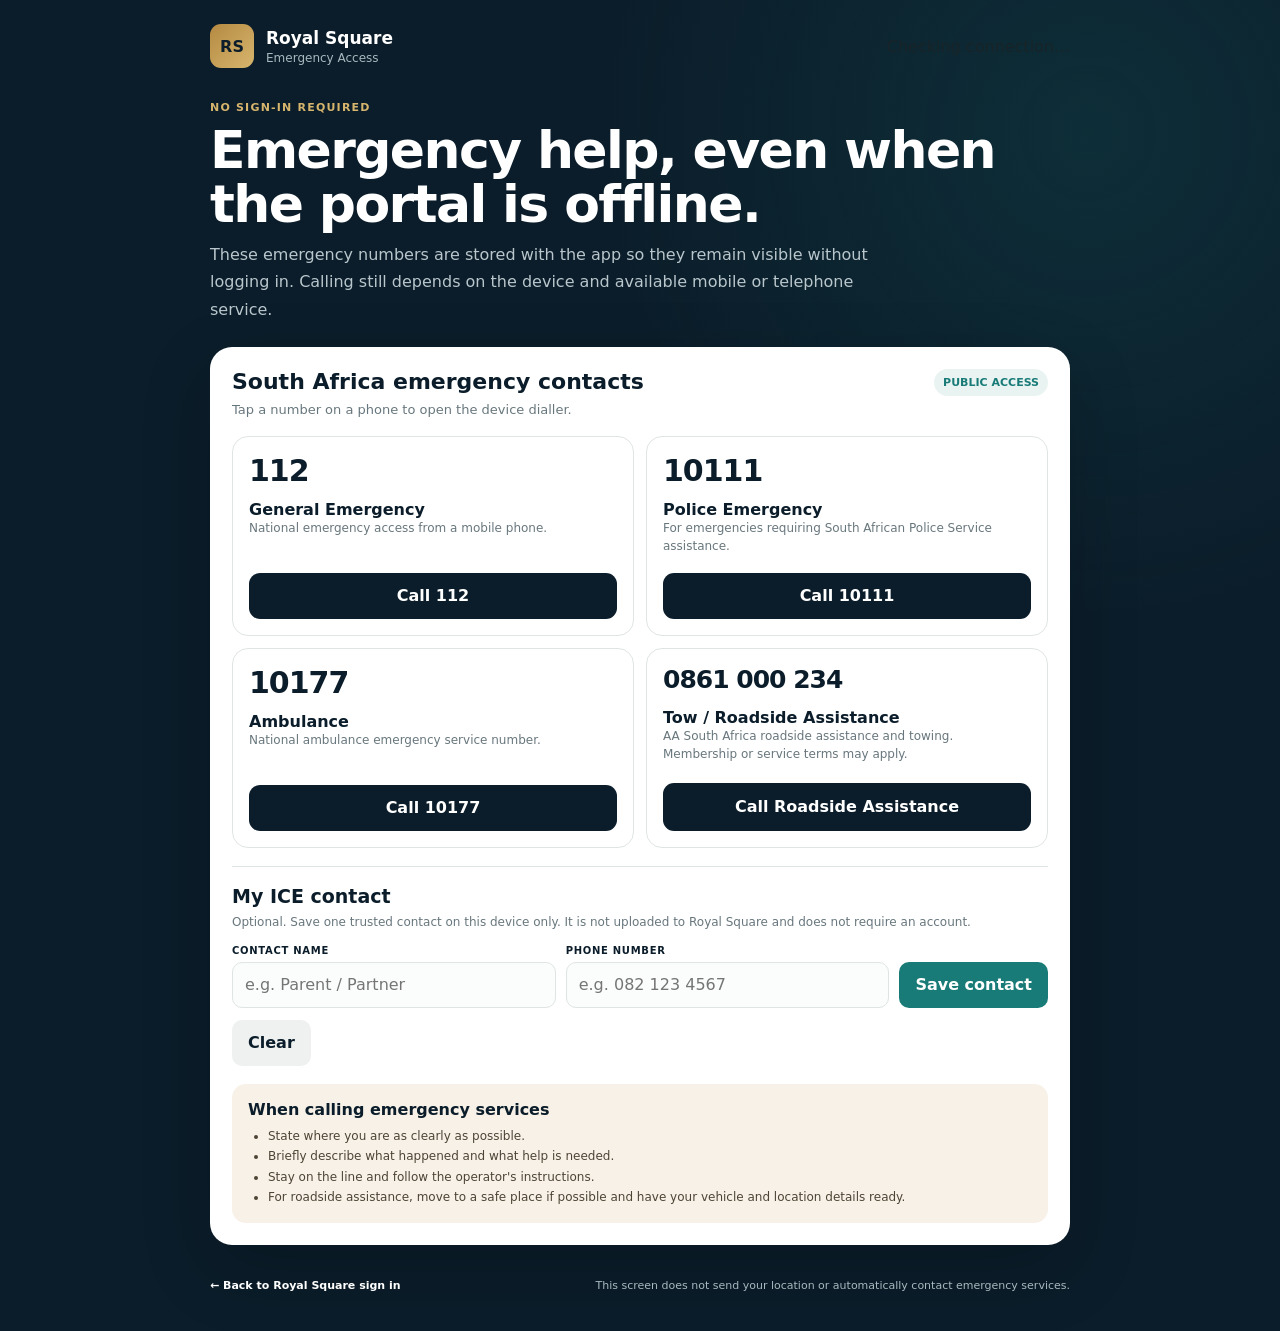
<file: frontend/public/emergency.html>
<!doctype html>
<html lang="en">
  <head>
    <meta charset="UTF-8" />
    <meta name="viewport" content="width=device-width, initial-scale=1.0" />
    <meta name="theme-color" content="#0b1d2a" />
    <title>Royal Square Emergency Access</title>
    <style>
      :root {
        font-family: Inter, ui-sans-serif, system-ui, -apple-system, BlinkMacSystemFont, "Segoe UI", sans-serif;
        color: #182428;
        background: #f3f5f4;
        --navy: #0b1d2a;
        --navy-soft: #122b3c;
        --teal: #197b77;
        --gold: #b58a42;
        --surface: #ffffff;
        --muted: #68777d;
        --border: #dfe5e3;
        --danger: #a44444;
      }

      * { box-sizing: border-box; }
      body { margin: 0; background: #f3f5f4; color: #182428; }
      button, input, a { font: inherit; }
      a { text-decoration: none; }

      .shell {
        min-height: 100vh;
        padding: 24px;
        background:
          radial-gradient(circle at 85% 10%, rgba(25, 123, 119, 0.18), transparent 30%),
          var(--navy);
      }

      .wrap { width: min(860px, 100%); margin: 0 auto; }
      .topbar { display: flex; align-items: center; justify-content: space-between; gap: 16px; margin-bottom: 28px; }
      .brand { display: flex; align-items: center; gap: 12px; color: white; }
      .brand-mark { width: 44px; height: 44px; display: grid; place-items: center; border-radius: 11px; background: linear-gradient(135deg, var(--gold), #d7b56d); color: var(--navy); font-weight: 900; }
      .brand strong { display: block; font-size: 17px; }
      .brand span { display: block; margin-top: 3px; color: #a8b8bf; font-size: 12px; }

      .hero { color: white; margin-bottom: 24px; }
      .eyebrow { color: #d7b56d; font-size: 11px; font-weight: 800; letter-spacing: 1.2px; }
      h1 { margin: 8px 0 10px; font-size: clamp(32px, 7vw, 52px); line-height: 1.04; letter-spacing: -1.6px; }
      .hero p { max-width: 680px; margin: 0; color: #b9c6cc; line-height: 1.7; }

      .panel { background: var(--surface); border-radius: 22px; padding: 22px; box-shadow: 0 24px 70px rgba(0,0,0,.2); }
      .panel-title { display: flex; align-items: start; justify-content: space-between; gap: 16px; margin-bottom: 16px; }
      .panel-title h2 { margin: 0; color: var(--navy); font-size: 22px; }
      .panel-title p { margin: 6px 0 0; color: var(--muted); font-size: 13px; line-height: 1.55; }
      .no-login { flex: 0 0 auto; padding: 7px 9px; border-radius: 999px; background: #e9f4f2; color: var(--teal); font-size: 11px; font-weight: 800; }

      .contacts { display: grid; grid-template-columns: repeat(2, minmax(0,1fr)); gap: 12px; }
      .contact { border: 1px solid var(--border); border-radius: 16px; padding: 16px; display: grid; gap: 12px; }
      .contact-number { color: var(--navy); font-size: 30px; font-weight: 900; letter-spacing: -1px; }
      .contact h3 { margin: 0; color: var(--navy); font-size: 16px; }
      .contact p { margin: 0; min-height: 42px; color: var(--muted); font-size: 12px; line-height: 1.5; }
      .call-button { min-height: 46px; display: inline-flex; align-items: center; justify-content: center; gap: 8px; border-radius: 11px; background: var(--navy); color: white; font-weight: 800; }
      .call-button:hover { background: var(--navy-soft); }

      .ice { margin-top: 18px; padding-top: 18px; border-top: 1px solid var(--border); }
      .ice h2 { margin: 0; color: var(--navy); font-size: 19px; }
      .ice > p { margin: 6px 0 14px; color: var(--muted); font-size: 12px; line-height: 1.5; }
      .ice-grid { display: grid; grid-template-columns: 1fr 1fr auto; gap: 10px; align-items: end; }
      label span { display: block; margin-bottom: 6px; color: var(--navy); font-size: 10px; font-weight: 800; text-transform: uppercase; letter-spacing: .7px; }
      input { width: 100%; min-height: 46px; border: 1px solid var(--border); border-radius: 10px; padding: 11px 12px; outline: none; background: #fbfcfc; color: var(--navy); font-size: 16px; }
      input:focus { border-color: var(--teal); box-shadow: 0 0 0 3px rgba(25,123,119,.08); }
      .save-button, .clear-button { min-height: 46px; border: 0; border-radius: 10px; padding: 0 16px; cursor: pointer; font-weight: 800; }
      .save-button { background: var(--teal); color: white; }
      .clear-button { background: #eef1f0; color: var(--navy); }
      .ice-actions { display: flex; flex-wrap: wrap; gap: 10px; margin-top: 12px; }
      .ice-call { min-height: 44px; display: none; align-items: center; justify-content: center; padding: 0 14px; border-radius: 10px; background: var(--gold); color: var(--navy); font-weight: 900; }
      .ice-call.visible { display: inline-flex; }
      .saved-message { align-self: center; color: var(--muted); font-size: 12px; }

      .guidance { margin-top: 18px; padding: 16px; border-radius: 14px; background: #f7f1e7; color: #4d4435; }
      .guidance strong { display: block; margin-bottom: 7px; color: var(--navy); }
      .guidance ul { margin: 0; padding-left: 20px; font-size: 12px; line-height: 1.7; }

      .footer { display: flex; align-items: center; justify-content: space-between; gap: 14px; margin-top: 18px; color: #a8b8bf; font-size: 11px; }
      .back-link { min-height: 44px; display: inline-flex; align-items: center; color: white; font-weight: 800; }

      @media (max-width: 720px) {
        .shell { padding: 18px; }
        .topbar { align-items: flex-start; flex-direction: column; }
        .contacts { grid-template-columns: 1fr; }
        .contact p { min-height: 0; }
        .ice-grid { grid-template-columns: 1fr; }
        .panel-title { flex-direction: column; }
        .footer { align-items: flex-start; flex-direction: column; }
      }
    </style>
  </head>
  <body>
    <main class="shell">
      <div class="wrap">
        <div class="topbar">
          <div class="brand">
            <div class="brand-mark">RS</div>
            <div>
              <strong>Royal Square</strong>
              <span>Emergency Access</span>
            </div>
          </div>
          <div id="networkStatus" class="status" aria-live="polite">
            <span class="status-dot" aria-hidden="true"></span>
            <span id="networkText">Checking connection…</span>
          </div>
        </div>

        <section class="hero">
          <span class="eyebrow">NO SIGN-IN REQUIRED</span>
          <h1>Emergency help, even when the portal is offline.</h1>
          <p>
            These emergency numbers are stored with the app so they remain visible without logging in.
            Calling still depends on the device and available mobile or telephone service.
          </p>
        </section>

        <section class="panel" aria-labelledby="emergency-title">
          <div class="panel-title">
            <div>
              <h2 id="emergency-title">South Africa emergency contacts</h2>
              <p>Tap a number on a phone to open the device dialler.</p>
            </div>
            <span class="no-login">PUBLIC ACCESS</span>
          </div>

          <div class="contacts">
            <article class="contact">
              <div class="contact-number">112</div>
              <div>
                <h3>General Emergency</h3>
                <p>National emergency access from a mobile phone.</p>
              </div>
              <a class="call-button" href="tel:112" aria-label="Call general emergency number 112">Call 112</a>
            </article>

            <article class="contact">
              <div class="contact-number">10111</div>
              <div>
                <h3>Police Emergency</h3>
                <p>For emergencies requiring South African Police Service assistance.</p>
              </div>
              <a class="call-button" href="tel:10111" aria-label="Call police emergency number 10111">Call 10111</a>
            </article>

            <article class="contact">
              <div class="contact-number">10177</div>
              <div>
                <h3>Ambulance</h3>
                <p>National ambulance emergency service number.</p>
              </div>
              <a class="call-button" href="tel:10177" aria-label="Call ambulance emergency number 10177">Call 10177</a>
            </article>

            <article class="contact">
              <div class="contact-number" style="font-size: 25px;">0861 000 234</div>
              <div>
                <h3>Tow / Roadside Assistance</h3>
                <p>AA South Africa roadside assistance and towing. Membership or service terms may apply.</p>
              </div>
              <a
                class="call-button"
                href="tel:0861000234"
                aria-label="Call AA South Africa roadside assistance on 0861 000 234"
              >
                Call Roadside Assistance
              </a>
            </article>
          </div>

          <section class="ice" aria-labelledby="ice-title">
            <h2 id="ice-title">My ICE contact</h2>
            <p>
              Optional. Save one trusted contact on this device only. It is not uploaded to Royal Square and does not require an account.
            </p>

            <form id="iceForm" class="ice-grid">
              <label>
                <span>Contact name</span>
                <input id="iceName" type="text" maxlength="60" placeholder="e.g. Parent / Partner" autocomplete="name" />
              </label>
              <label>
                <span>Phone number</span>
                <input id="icePhone" type="tel" maxlength="30" placeholder="e.g. 082 123 4567" autocomplete="tel" />
              </label>
              <button class="save-button" type="submit">Save contact</button>
            </form>

            <div class="ice-actions">
              <a id="iceCall" class="ice-call" href="#">Call saved contact</a>
              <button id="clearIce" class="clear-button" type="button">Clear</button>
              <span id="savedMessage" class="saved-message" aria-live="polite"></span>
            </div>
          </section>

          <div class="guidance">
            <strong>When calling emergency services</strong>
            <ul>
              <li>State where you are as clearly as possible.</li>
              <li>Briefly describe what happened and what help is needed.</li>
              <li>Stay on the line and follow the operator's instructions.</li>
              <li>For roadside assistance, move to a safe place if possible and have your vehicle and location details ready.</li>
            </ul>
          </div>
        </section>

        <div class="footer">
          <a class="back-link" href="/">← Back to Royal Square sign in</a>
          <span>This screen does not send your location or automatically contact emergency services.</span>
        </div>
      </div>
    </main>

    <script>
      (() => {
        const form = document.getElementById("iceForm");
        const nameInput = document.getElementById("iceName");
        const phoneInput = document.getElementById("icePhone");
        const callLink = document.getElementById("iceCall");
        const clearButton = document.getElementById("clearIce");
        const savedMessage = document.getElementById("savedMessage");
        const storageKey = "royal-square-ice-contact-v1";

        function normalizePhone(value) {
          return value.trim().replace(/[^+0-9]/g, "");
        }

        function renderIce(contact) {
          if (!contact || !contact.phone) {
            callLink.classList.remove("visible");
            callLink.removeAttribute("href");
            callLink.textContent = "Call saved contact";
            return;
          }

          nameInput.value = contact.name || "";
          phoneInput.value = contact.phone || "";
          callLink.href = `tel:${normalizePhone(contact.phone)}`;
          callLink.textContent = contact.name ? `Call ${contact.name}` : "Call saved contact";
          callLink.classList.add("visible");
        }

        function loadIce() {
          try {
            const raw = localStorage.getItem(storageKey);
            if (!raw) return;
            renderIce(JSON.parse(raw));
          } catch {
            localStorage.removeItem(storageKey);
          }
        }

        form.addEventListener("submit", (event) => {
          event.preventDefault();
          const name = nameInput.value.trim();
          const phone = phoneInput.value.trim();
          const normalized = normalizePhone(phone);

          if (!name || normalized.length < 7) {
            savedMessage.textContent = "Enter a contact name and valid phone number.";
            return;
          }

          try {
            const contact = { name, phone };
            localStorage.setItem(storageKey, JSON.stringify(contact));
            renderIce(contact);
            savedMessage.textContent = "Saved on this device.";
          } catch {
            savedMessage.textContent = "This browser could not save the contact locally.";
          }
        });

        clearButton.addEventListener("click", () => {
          localStorage.removeItem(storageKey);
          nameInput.value = "";
          phoneInput.value = "";
          savedMessage.textContent = "Saved contact cleared.";
          renderIce(null);
        });
        loadIce();

        if ("serviceWorker" in navigator) {
          navigator.serviceWorker.register("/emergency-sw.js").catch(() => {});
        }
      })();
    </script>
  </body>
</html>
</file>
